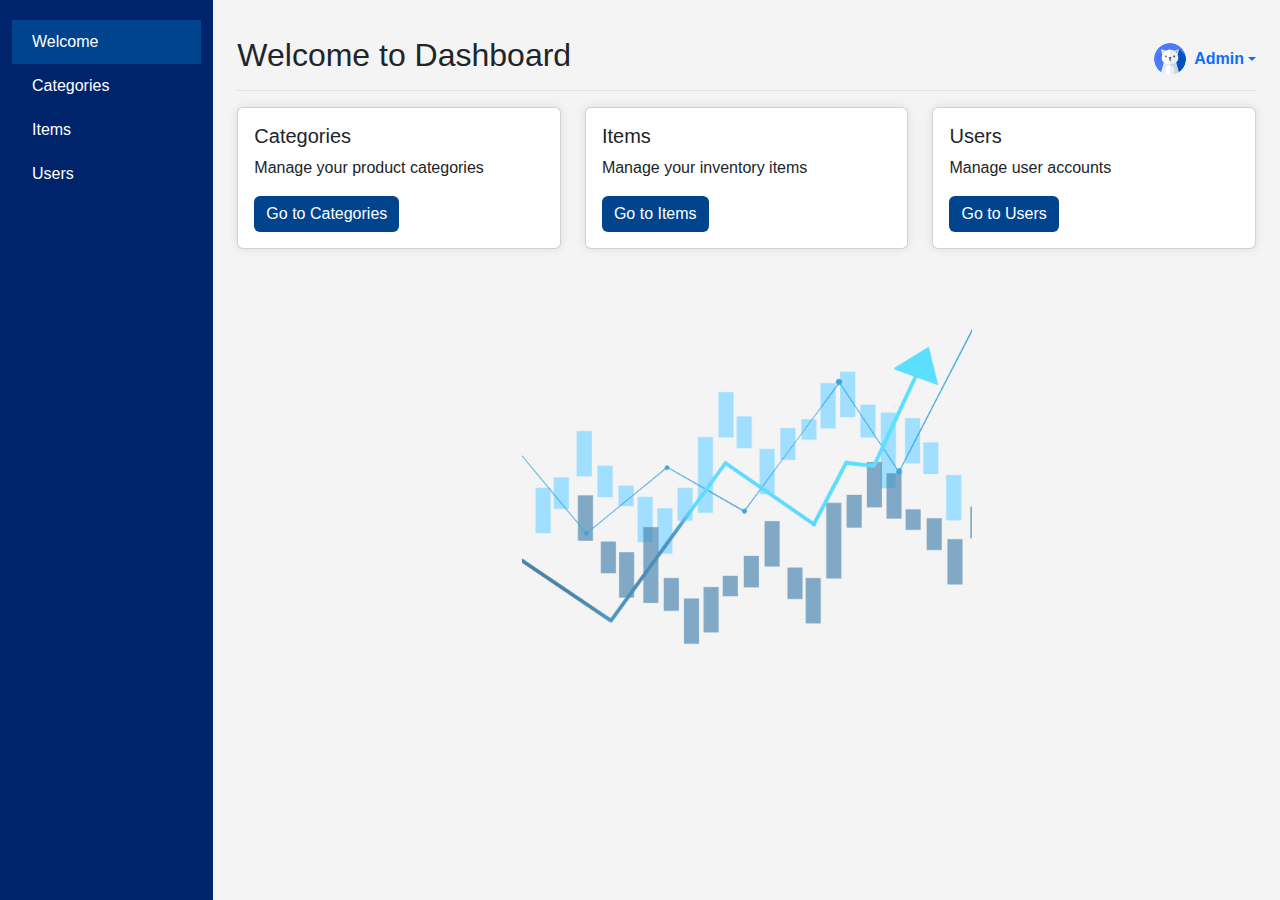
<file: index.html>
<!DOCTYPE html>
<html lang="en">
<head>
    <meta charset="UTF-8">
    <meta name="viewport" content="width=device-width, initial-scale=1.0">
    <title>Dashboard - Custom Dashboard</title>
    <!-- Bootstrap CSS -->
    <link href="https://cdn.jsdelivr.net/npm/bootstrap@5.3.0-alpha1/dist/css/bootstrap.min.css" rel="stylesheet">

    <!-- Font Awesome CSS -->
    <link rel="stylesheet" href="https://cdnjs.cloudflare.com/ajax/libs/font-awesome/6.4.0/css/all.min.css">

    <!-- css link -->
    <link rel="stylesheet" href="style.css">
</head>
<body>
    <div class="container-fluid">
        <div class="row">
            <!-- Sidebar -->
            <nav class="col-md-3 col-lg-2 d-md-block sidebar collapse">
                <div class="position-sticky">
                    <ul class="nav flex-column">
                        <li class="nav-item">
                            <a class="nav-link active" href="index.html">
                                Welcome
                            </a>
                        </li>
                        <li class="nav-item">
                            <a class="nav-link" href="categories.html">
                                Categories
                            </a>
                        </li>
                        <li class="nav-item">
                            <a class="nav-link" href="items.html">
                                Items
                            </a>
                        </li>
                        <li class="nav-item">
                            <a class="nav-link" href="users.html">
                                Users
                            </a>
                        </li>
                    </ul>
                </div>
            </nav>

            <!-- Main content -->
            <main class="col-md-9 ms-sm-auto col-lg-10 px-md-4 main-content">
                <div class="d-flex justify-content-between flex-wrap flex-md-nowrap align-items-center pt-3 pb-2 mb-3 border-bottom">
                    <h1 class="h2">Welcome to Dashboard</h1>
                    <div class="dropdown user-dropdown">
                        <a href="#" class="d-flex align-items-center text-decoration-none dropdown-toggle" id="dropdownUser1" data-bs-toggle="dropdown" aria-expanded="false">
                            <img src="img/cat.png" alt="" width="32" height="32" class="rounded-circle me-2">
                            <strong>Admin</strong>
                        </a>
                        <ul class="dropdown-menu dropdown-menu-end text-small shadow" aria-labelledby="dropdownUser1">
                            <li><a class="dropdown-item" href="change-password.html">Change Password</a></li>
                            <li><hr class="dropdown-divider"></li>
                            <li><a class="dropdown-item" href="login.html">Sign out</a></li>
                        </ul>
                    </div>
                </div>

                <div class="row">
                    <div class="col-md-4 mb-4">
                        <div class="card">
                            <div class="card-body">
                                <h5 class="card-title">Categories</h5>
                                <p class="card-text">Manage your product categories</p>
                                <a href="categories.html" class="btn btn-primary">Go to Categories</a>
                            </div>
                        </div>
                    </div>
                    <div class="col-md-4 mb-4">
                        <div class="card">
                            <div class="card-body">
                                <h5 class="card-title">Items</h5>
                                <p class="card-text">Manage your inventory items</p>
                                <a href="items.html" class="btn btn-primary">Go to Items</a>
                            </div>
                        </div>
                    </div>
                    <div class="col-md-4 mb-4">
                        <div class="card">
                            <div class="card-body">
                                <h5 class="card-title">Users</h5>
                                <p class="card-text">Manage user accounts</p>
                                <a href="users.html" class="btn btn-primary">Go to Users</a>
                            </div>
                        </div>
                    </div>
                </div>
                <div class="chart-placeholder-img d-flex justify-content-center mt-4">
                    <img src="img/—Pngtree—stock k-line chart upward trend_6842588.png" alt="">
                </div>
            </main>
        </div>
    </div>





<!-- Bootstrap JS -->
<script src="https://cdn.jsdelivr.net/npm/bootstrap@5.3.0-alpha1/dist/js/bootstrap.bundle.min.js"></script>

<!-- js -->
<script src="script.js"></script>
<!-- 
    <script>

        var ctx = document.getElementById('myChart').getContext('2d');
        var myChart = new Chart(ctx, {
            type: 'line',
            data: {
                labels: ['January', 'February', 'March', 'April', 'May', 'June'],
                datasets: [{
                    label: 'Sales',
                    data: [12, 19, 3, 5, 2, 3],
                    borderColor: 'rgb(75, 192, 192)',
                    tension: 0.1
                }]
            },
            options: {
                responsive: true,
                scales: {
                    y: {
                        beginAtZero: true
                    }
                }
            }
        });
    </script> -->
</body>
</html>
</file>
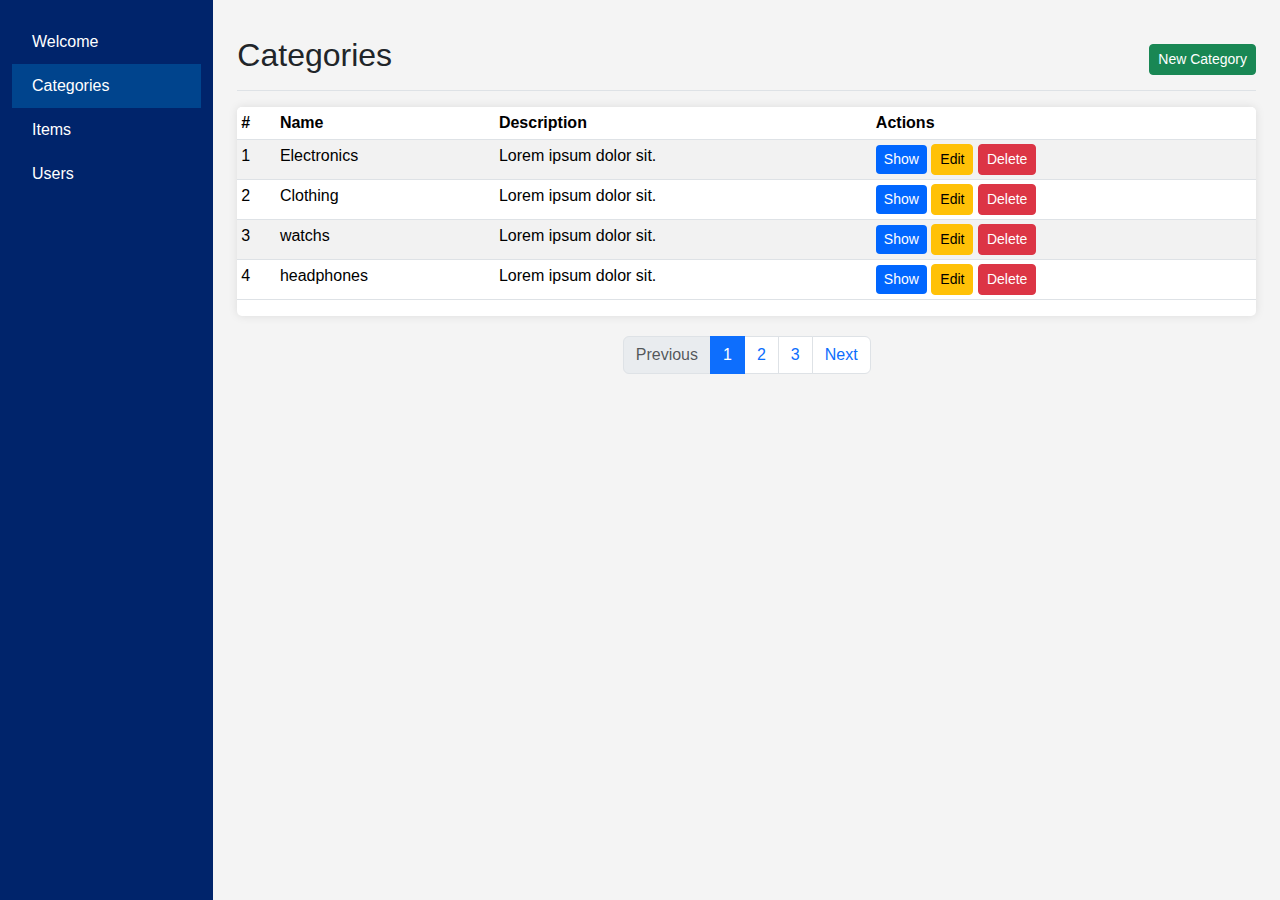
<file: categories.html>
<!DOCTYPE html>
<html lang="en">
<head>
    <meta charset="UTF-8">
    <meta name="viewport" content="width=device-width, initial-scale=1.0">
    <title>Categories - Custom Dashboard</title>
    <!-- Bootstrap CSS -->
    <link href="https://cdn.jsdelivr.net/npm/bootstrap@5.3.0-alpha1/dist/css/bootstrap.min.css" rel="stylesheet">

    <!-- Font Awesome CSS -->
    <link rel="stylesheet" href="https://cdnjs.cloudflare.com/ajax/libs/font-awesome/6.4.0/css/all.min.css">

    <!-- css link -->
    <link rel="stylesheet" href="style.css">
</head>
<body>
    <div class="container-fluid">
        <div class="row">
            <!-- Sidebar (same as in index.html) -->
            <nav class="col-md-3 col-lg-2 d-md-block sidebar collapse">
                <div class="position-sticky">
                    <ul class="nav flex-column">
                        <li class="nav-item">
                            <a class="nav-link" href="index.html">
                                Welcome
                            </a>
                        </li>
                        <li class="nav-item">
                            <a class="nav-link active" href="categories.html">
                                Categories
                            </a>
                        </li>
                        <li class="nav-item">
                            <a class="nav-link" href="items.html">
                                Items
                            </a>
                        </li>
                        <li class="nav-item">
                            <a class="nav-link" href="users.html">
                                Users
                            </a>
                        </li>
                    </ul>
                </div>
            </nav>

            <!-- Main content -->
            <main class="col-md-9 ms-sm-auto col-lg-10 px-md-4 main-content">
                <div class="d-flex justify-content-between flex-wrap flex-md-nowrap align-items-center pt-3 pb-2 mb-3 border-bottom">
                    <h1 class="h2">Categories</h1>
                    <div class="btn-toolbar mb-2 mb-md-0">
                        <button type="button" class="btn btn-sm btn-success" data-bs-toggle="modal" data-bs-target="#newCategoryModal">New Category</button>
                    </div>
                </div>

                <!-- Categories Table -->
                <div class="table-responsive">
                    <table class="table table-striped table-sm">
                        <thead>
                            <tr>
                                <th scope="col">#</th>
                                <th scope="col">Name</th>
                                <th scope="col">Description</th>
                                <th scope="col">Actions</th>
                            </tr>
                        </thead>
                        <tbody>
                            <tr>
                                <td>1</td>
                                <td>Electronics</td>
                                <td>Lorem ipsum dolor sit.</td>
                                <td>
                                    <button class="btn btn-sm btn-primary">Show</button>
                                    <button class="btn btn-sm btn-warning">Edit</button>
                                    <button class="btn btn-sm btn-danger">Delete</button>
                                </td>
                            </tr>
                            <tr>
                                <td>2</td>
                                <td>Clothing</td>
                                <td>Lorem ipsum dolor sit.</td>
                                <td>
                                    <button class="btn btn-sm btn-primary">Show</button>
                                    <button class="btn btn-sm btn-warning">Edit</button>
                                    <button class="btn btn-sm btn-danger">Delete</button>
                                </td>
                            </tr>
                            <tr>
                                <td>3</td>
                                <td>watchs</td>
                                <td>Lorem ipsum dolor sit.</td>
                                <td>
                                    <button class="btn btn-sm btn-primary">Show</button>
                                    <button class="btn btn-sm btn-warning">Edit</button>
                                    <button class="btn btn-sm btn-danger">Delete</button>
                                </td>
                            </tr>
                            <tr>
                                <td>4</td>
                                <td>headphones</td>
                                <td>Lorem ipsum dolor sit.</td>
                                <td>
                                    <button class="btn btn-sm btn-primary">Show</button>
                                    <button class="btn btn-sm btn-warning">Edit</button>
                                    <button class="btn btn-sm btn-danger">Delete</button>
                                </td>
                            </tr>
                            <!-- Add more rows as needed -->
                        </tbody>
                    </table>
                </div>

                <!-- Pagination -->
                <nav aria-label="Page navigation">
                    <ul class="pagination">
                        <li class="page-item disabled">
                            <a class="page-link" href="#" tabindex="-1" aria-disabled="true">Previous</a>
                        </li>
                        <li class="page-item active"><a class="page-link" href="#">1</a></li>
                        <li class="page-item"><a class="page-link" href="#">2</a></li>
                        <li class="page-item"><a class="page-link" href="#">3</a></li>
                        <li class="page-item">
                            <a class="page-link" href="#">Next</a>
                        </li>
                    </ul>
                </nav>
            </main>
        </div>
    </div>

    <!-- New Category Modal -->
    <div class="modal fade" id="newCategoryModal" tabindex="-1" aria-labelledby="newCategoryModalLabel" aria-hidden="true">
        <div class="modal-dialog">
            <div class="modal-content">
                <div class="modal-header">
                    <h5 class="modal-title" id="newCategoryModalLabel">New Category</h5>
                    <button type="button" class="btn-close" data-bs-dismiss="modal" aria-label="Close"></button>
                </div>
                <div class="modal-body">
                    <form>
                        <div class="mb-3">
                            <label for="categoryName" class="form-label">Category Name</label>
                            <input type="text" class="form-control" id="categoryName" required>
                        </div>
                        <div class="mb-3">
                            <label for="categoryDescription" class="form-label">Description</label>
                            <textarea class="form-control" id="categoryDescription" rows="3"></textarea>
                        </div>
                    </form>
                </div>
                <div class="modal-footer">
                    <button type="button" class="btn btn-secondary" data-bs-dismiss="modal">Close</button>
                    <button type="button" class="btn btn-primary">Save Category</button>
                </div>
            </div>
        </div>
    </div>


<!-- Bootstrap JS -->
<script src="https://cdn.jsdelivr.net/npm/bootstrap@5.3.0-alpha1/dist/js/bootstrap.bundle.min.js"></script>

<!-- js -->
<script src="script.js"></script>
</body>
</html>
</file>
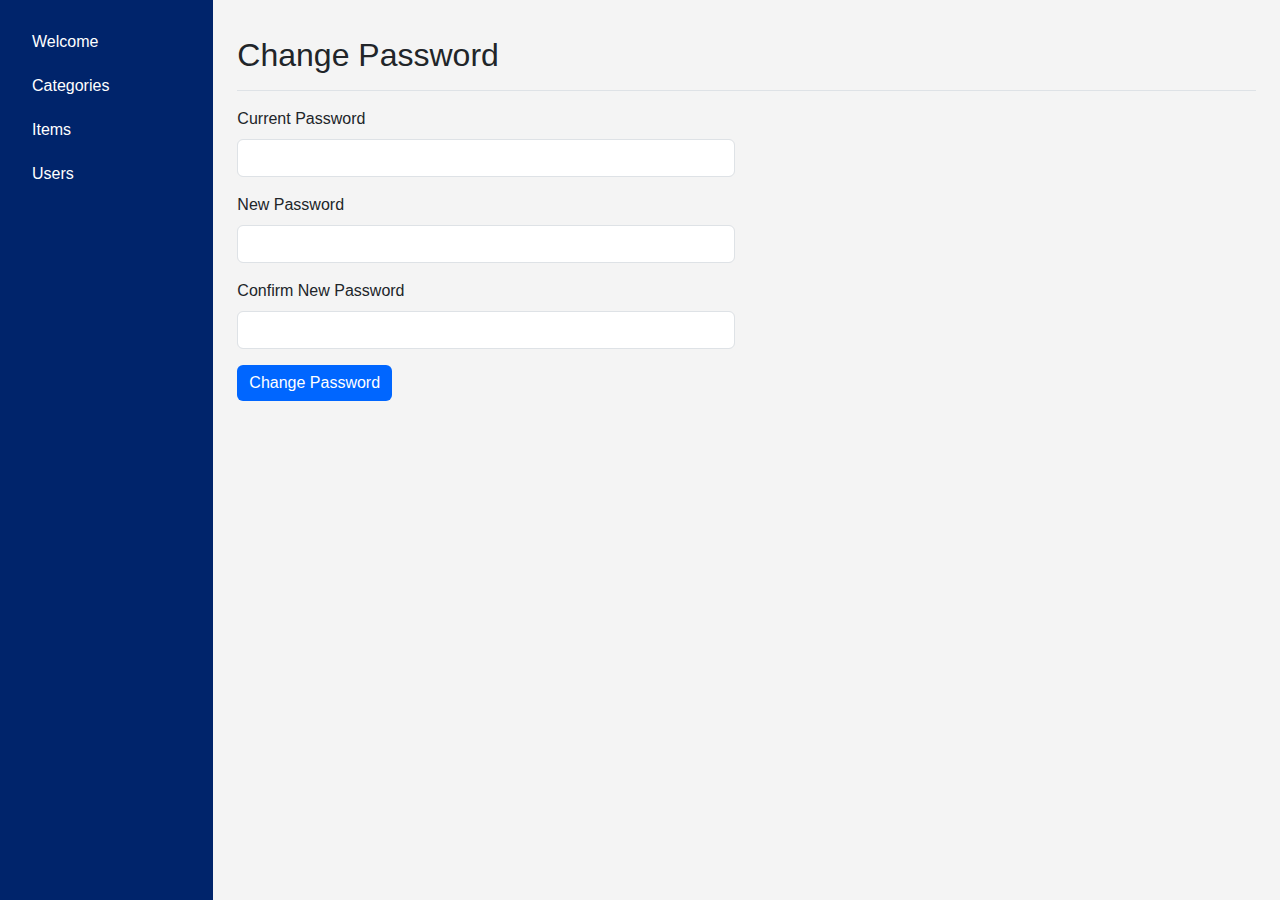
<file: change-password.html>
<!DOCTYPE html>
<html lang="en">
<head>
    <meta charset="UTF-8">
    <meta name="viewport" content="width=device-width, initial-scale=1.0">
    <title>Change Password - Custom Dashboard</title>
    <!-- Bootstrap CSS -->
    <link href="https://cdn.jsdelivr.net/npm/bootstrap@5.3.0-alpha1/dist/css/bootstrap.min.css" rel="stylesheet">

    <!-- Font Awesome CSS -->
    <link rel="stylesheet" href="https://cdnjs.cloudflare.com/ajax/libs/font-awesome/6.4.0/css/all.min.css">

    <!-- css link -->
    <link rel="stylesheet" href="style.css">
</head>
<body>
    <div class="container-fluid">
        <div class="row">
            <!-- Sidebar -->
            <nav class="col-md-3 col-lg-2 d-md-block sidebar collapse">
                <div class="position-sticky">
                    <ul class="nav flex-column">
                        <li class="nav-item">
                            <a class="nav-link" href="index.html">
                                Welcome
                            </a>
                        </li>
                        <li class="nav-item">
                            <a class="nav-link" href="categories.html">
                                Categories
                            </a>
                        </li>
                        <li class="nav-item">
                            <a class="nav-link" href="items.html">
                                Items
                            </a>
                        </li>
                        <li class="nav-item">
                            <a class="nav-link" href="users.html">
                                Users
                            </a>
                        </li>
                    </ul>
                </div>
            </nav>

            <!-- Main content -->
            <main class="col-md-9 ms-sm-auto col-lg-10 px-md-4 main-content">
                <div class="d-flex justify-content-between flex-wrap flex-md-nowrap align-items-center pt-3 pb-2 mb-3 border-bottom">
                    <h1 class="h2">Change Password</h1>
                </div>

                <div class="row">
                    <div class="col-md-6">
                        <form>
                            <div class="mb-3">
                                <label for="currentPassword" class="form-label">Current Password</label>
                                <input type="password" class="form-control" id="currentPassword" required>
                            </div>
                            <div class="mb-3">
                                <label for="newPassword" class="form-label">New Password</label>
                                <input type="password" class="form-control" id="newPassword" required>
                            </div>
                            <div class="mb-3">
                                <label for="confirmPassword" class="form-label">Confirm New Password</label>
                                <input type="password" class="form-control" id="confirmPassword" required>
                            </div>
                            <button type="submit" class="btn btn-primary">Change Password</button>
                        </form>
                    </div>
                </div>
            </main>
        </div>
    </div>


<!-- Bootstrap JS -->
<script src="https://cdn.jsdelivr.net/npm/bootstrap@5.3.0-alpha1/dist/js/bootstrap.bundle.min.js"></script>

<!-- js -->
<script src="script.js"></script>
</body>
</html>
</file>
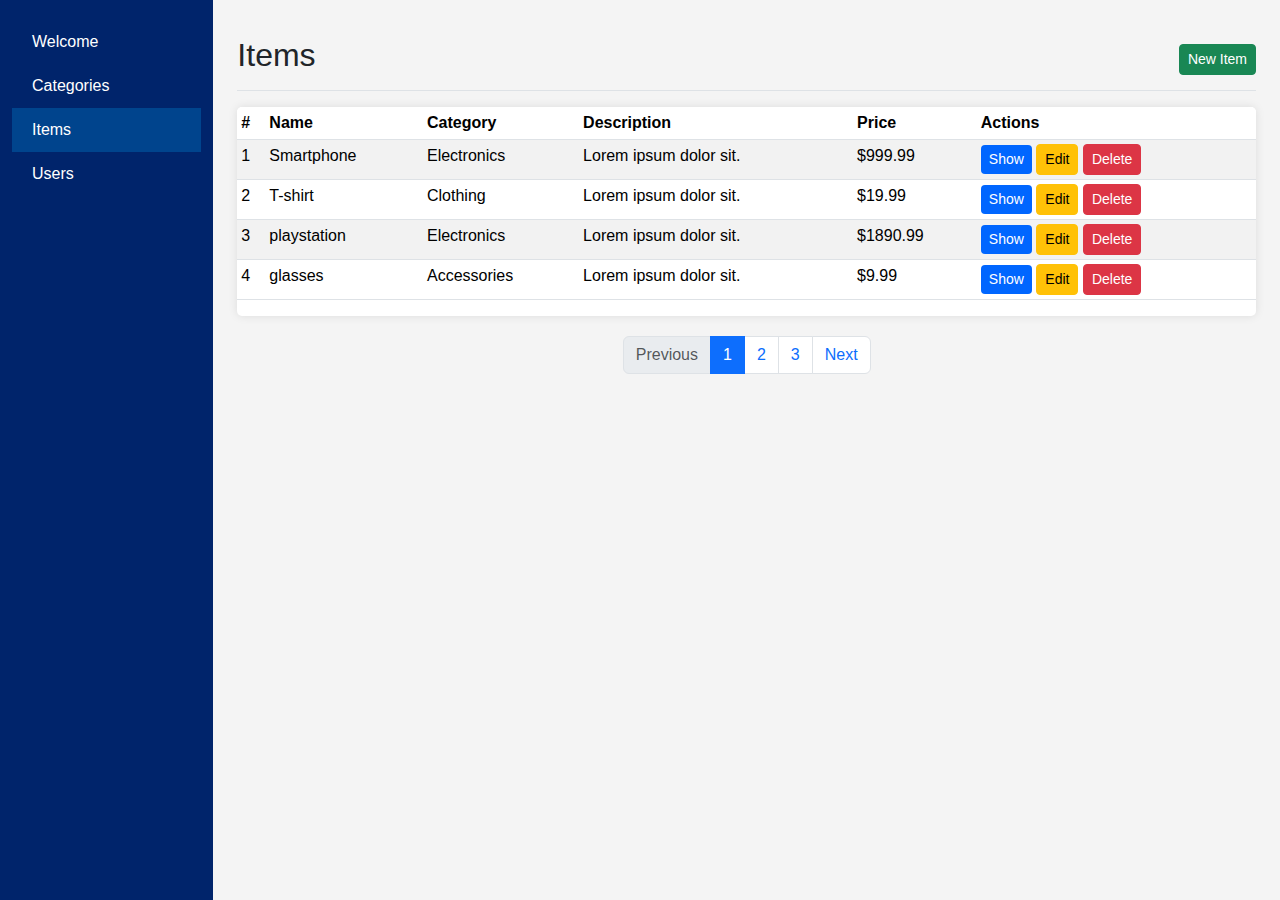
<file: items.html>
<!DOCTYPE html>
<html lang="en">
<head>
    <meta charset="UTF-8">
    <meta name="viewport" content="width=device-width, initial-scale=1.0">
    <title>Items - Custom Dashboard</title>
    <!-- Bootstrap CSS -->
    <link href="https://cdn.jsdelivr.net/npm/bootstrap@5.3.0-alpha1/dist/css/bootstrap.min.css" rel="stylesheet">

    <!-- Font Awesome CSS -->
    <link rel="stylesheet" href="https://cdnjs.cloudflare.com/ajax/libs/font-awesome/6.4.0/css/all.min.css">

    <!-- css link -->
    <link rel="stylesheet" href="style.css">
</head>
<body>
    <div class="container-fluid">
        <div class="row">
            <!-- Sidebar -->
            <nav class="col-md-3 col-lg-2 d-md-block sidebar collapse">
                <div class="position-sticky">
                    <ul class="nav flex-column">
                        <li class="nav-item">
                            <a class="nav-link" href="index.html">
                                Welcome
                            </a>
                        </li>
                        <li class="nav-item">
                            <a class="nav-link" href="categories.html">
                                Categories
                            </a>
                        </li>
                        <li class="nav-item">
                            <a class="nav-link active" href="items.html">
                                Items
                            </a>
                        </li>
                        <li class="nav-item">
                            <a class="nav-link" href="users.html">
                                Users
                            </a>
                        </li>
                    </ul>
                </div>
            </nav>

            <!-- Main content -->
            <main class="col-md-9 ms-sm-auto col-lg-10 px-md-4 main-content">
                <div class="d-flex justify-content-between flex-wrap flex-md-nowrap align-items-center pt-3 pb-2 mb-3 border-bottom">
                    <h1 class="h2">Items</h1>
                    <div class="btn-toolbar mb-2 mb-md-0">
                        <button type="button" class="btn btn-sm btn-success" data-bs-toggle="modal" data-bs-target="#newItemModal">New Item</button>
                    </div>
                </div>

                <!-- Items Table -->
                <div class="table-responsive">
                    <table class="table table-striped table-sm">
                        <thead>
                            <tr>
                                <th scope="col">#</th>
                                <th scope="col">Name</th>
                                <th scope="col">Category</th>
                                <th scope="col">Description</th>
                                <th scope="col">Price</th>
                                <th scope="col">Actions</th>
                            </tr>
                        </thead>
                        <tbody>
                            <tr>
                                <td>1</td>
                                <td>Smartphone</td>
                                <td>Electronics</td>
                                <td>Lorem ipsum dolor sit.</td>
                                <td>$999.99</td>
                                <td>
                                    <button class="btn btn-sm btn-primary">Show</button>
                                    <button class="btn btn-sm btn-warning">Edit</button>
                                    <button class="btn btn-sm btn-danger">Delete</button>
                                </td>
                            </tr>
                            <tr>
                                <td>2</td>
                                <td>T-shirt</td>
                                <td>Clothing</td>
                                <td>Lorem ipsum dolor sit.</td>
                                <td>$19.99</td>
                                <td>
                                    <button class="btn btn-sm btn-primary">Show</button>
                                    <button class="btn btn-sm btn-warning">Edit</button>
                                    <button class="btn btn-sm btn-danger">Delete</button>
                                </td>
                            </tr>
                            <tr>
                                <td>3</td>
                                <td>playstation</td>
                                <td>Electronics</td>
                                <td>Lorem ipsum dolor sit.</td>
                                <td>$1890.99</td>
                                <td>
                                    <button class="btn btn-sm btn-primary">Show</button>
                                    <button class="btn btn-sm btn-warning">Edit</button>
                                    <button class="btn btn-sm btn-danger">Delete</button>
                                </td>
                            </tr>
                            <tr>
                                <td>4</td>
                                <td>glasses</td>
                                <td>Accessories</td>
                                <td>Lorem ipsum dolor sit.</td>
                                <td>$9.99</td>
                                <td>
                                    <button class="btn btn-sm btn-primary">Show</button>
                                    <button class="btn btn-sm btn-warning">Edit</button>
                                    <button class="btn btn-sm btn-danger">Delete</button>
                                </td>
                            </tr>
                            <!-- Add more rows as needed -->
                        </tbody>
                    </table>
                </div>

                <!-- Pagination -->
                <nav aria-label="Page navigation">
                    <ul class="pagination">
                        <li class="page-item disabled">
                            <a class="page-link" href="#" tabindex="-1" aria-disabled="true">Previous</a>
                        </li>
                        <li class="page-item active"><a class="page-link" href="#">1</a></li>
                        <li class="page-item"><a class="page-link" href="#">2</a></li>
                        <li class="page-item"><a class="page-link" href="#">3</a></li>
                        <li class="page-item">
                            <a class="page-link" href="#">Next</a>
                        </li>
                    </ul>
                </nav>
            </main>
        </div>
    </div>

    <!-- New Item Modal -->
    <div class="modal fade" id="newItemModal" tabindex="-1" aria-labelledby="newItemModalLabel" aria-hidden="true">
        <div class="modal-dialog">
            <div class="modal-content">
                <div class="modal-header">
                    <h5 class="modal-title" id="newItemModalLabel">New Item</h5>
                    <button type="button" class="btn-close" data-bs-dismiss="modal" aria-label="Close"></button>
                </div>
                <div class="modal-body">
                    <form>
                        <div class="mb-3">
                            <label for="itemName" class="form-label">Item Name</label>
                            <input type="text" class="form-control" id="itemName" required>
                        </div>
                        <div class="mb-3">
                            <label for="itemCategory" class="form-label">Category</label>
                            <select class="form-select" id="itemCategory" required>
                                <option value="">Select a category</option>
                                <option value="1">Electronics</option>
                                <option value="2">Clothing</option>
                                <!-- Add more options as needed -->
                            </select>
                        </div>
                        <div class="mb-3">
                            <label for="itemDescription" class="form-label">Description</label>
                            <textarea class="form-control" id="itemDescription" rows="3"></textarea>
                        </div>
                        <div class="mb-3">
                            <label for="itemPrice" class="form-label">Price</label>
                            <input type="number" class="form-control" id="itemPrice" step="0.01" required>
                        </div>
                    </form>
                </div>
                <div class="modal-footer">
                    <button type="button" class="btn btn-secondary" data-bs-dismiss="modal">Close</button>
                    <button type="button" class="btn btn-primary">Save Item</button>
                </div>
            </div>
        </div>
    </div>


<!-- Bootstrap JS -->
<script src="https://cdn.jsdelivr.net/npm/bootstrap@5.3.0-alpha1/dist/js/bootstrap.bundle.min.js"></script>

<!-- js -->
<script src="script.js"></script>
</body>
</html>
</file>
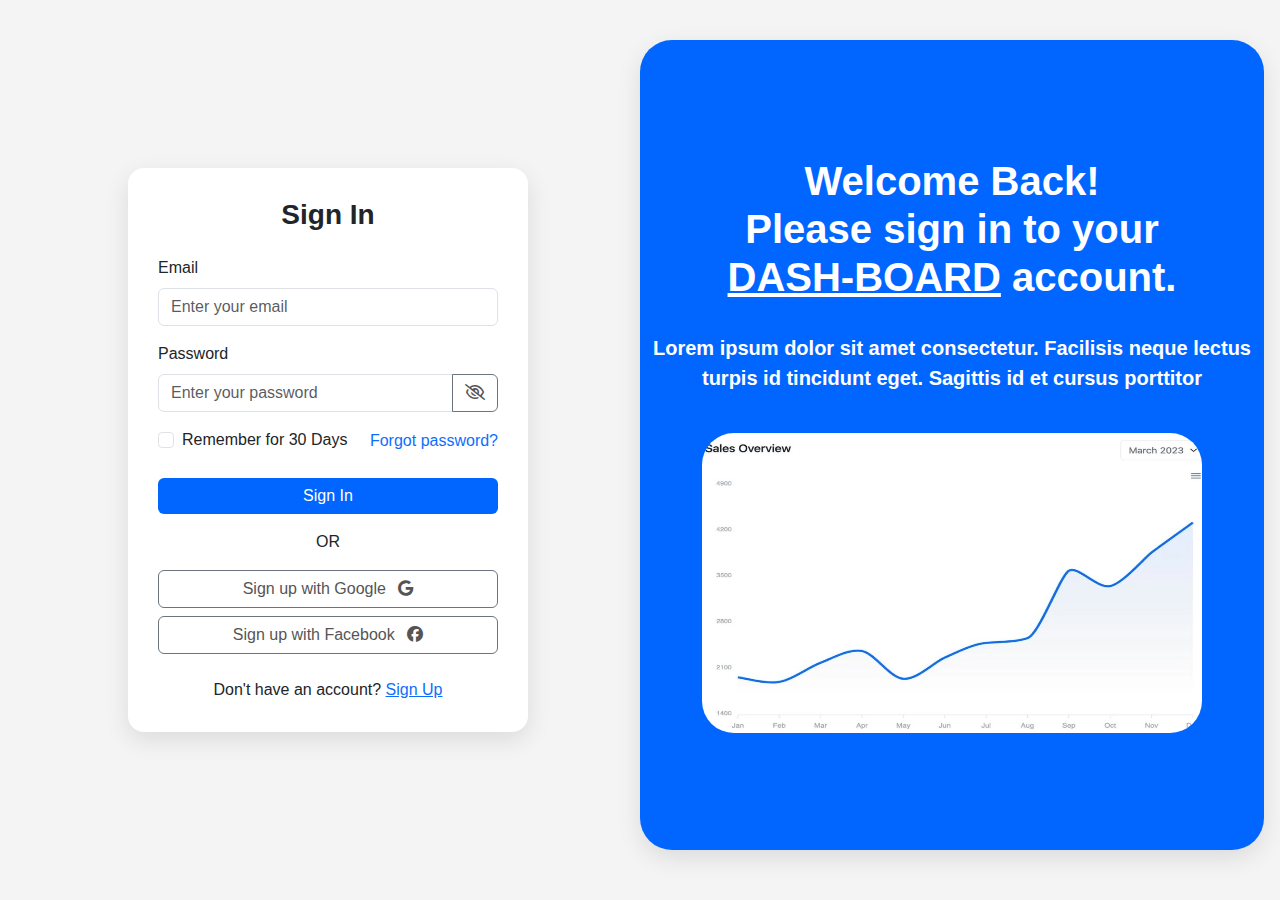
<file: login.html>
<!DOCTYPE html>
<html lang="en">

<head>
    <meta charset="UTF-8">
    <meta name="viewport" content="width=device-width, initial-scale=1.0">
    <!-- Bootstrap CSS -->
    <link href="https://cdn.jsdelivr.net/npm/bootstrap@5.3.0-alpha1/dist/css/bootstrap.min.css" rel="stylesheet">

    <!-- Font Awesome CSS -->
    <link rel="stylesheet" href="https://cdnjs.cloudflare.com/ajax/libs/font-awesome/6.4.0/css/all.min.css">

    <!-- css link -->
    <link rel="stylesheet" href="style.css">
    <title>Login</title>
</head>
<div class="container-fluid login-section">
    <div class="row h-100 p-3">
        <!-- Left Section: Login -->
        <div class="col-md-6 d-flex align-items-center justify-content-center">
            <div class="login-card w-100" style="max-width: 400px;">

                <h5 class="text-center mb-4 fw-bold fs-3">Sign In</h5>
                <form>
                    <div class="mb-3">
                        <label for="email" class="form-label">Email</label>
                        <input type="email" class="form-control" id="email" placeholder="Enter your email" required>
                    </div>
                    <div class="mb-3">
                        <label for="password" class="form-label">Password</label>
                        <div class="input-group">
                            <input type="password" class="form-control" id="password" placeholder="Enter your password"
                                required>
                            <button class="btn btn-outline-secondary toggle-password" onclick="togglePassword()" type="button"><i
                            class="fa-regular fa-eye-slash"></i></button>
                        </div>
                    </div>
                    <div class="d-flex justify-content-between align-items-center">
                        <div class="form-check">
                            <input type="checkbox" class="form-check-input" id="remember">
                            <label class="form-check-label" for="remember">Remember for 30 Days</label>
                        </div>
                        <a href="#" class="text-decoration-none">Forgot password?</a>
                    </div>
                    <a href="index.html" class="btn btn-primary w-100 mt-4 text-decoration-none text-white">Sign In</a>

                    
                    <div class="text-center my-3">OR</div>
                    <button type="button" class="btn btn-outline-secondary w-100 mb-2">Sign up with Google <i class="fa-brands fa-google ms-2"></i></button>
                    <button type="button" class="btn btn-outline-secondary w-100">Sign up with Facebook <i class="fa-brands fa-facebook ms-2"></i></button>
                    <div class="text-center mt-4">
                        <span>Don't have an account? <a href="#" class="text-primary">Sign Up</a></span>
                    </div>
                </form>
            </div>
        </div>

        <!-- Right Section: Welcome -->
        <div class="col-md-6 blue-bg d-flex flex-column justify-content-center right-section mt-4 text-white">
            <h2 class="fw-bold text-center fs-1 col-sm-12 ">
                Welcome Back! <br>
                Please sign in to your <br> <a href="#" class="text-white d-link">DASH-BOARD</a> account.
            </h2>
            <p class=" fw-bold text-center mt-4 fs-5 col-sm-12">
                Lorem ipsum dolor sit amet consectetur.
                Facilisis neque lectus turpis id tincidunt eget. Sagittis id et cursus porttitor
            </p>
            <div class="col-sm-10 mt-4 mx-auto">
                <img src="img/login-charts.jpg" alt="Login Image" class="img-fluid charts-img">
            </div>
        </div>
    </div>
</div>



<!-- Bootstrap JS -->
<script src="https://cdn.jsdelivr.net/npm/bootstrap@5.3.0-alpha1/dist/js/bootstrap.bundle.min.js"></script>

<!-- js -->
<script src="script.js"></script>

</html>
</file>
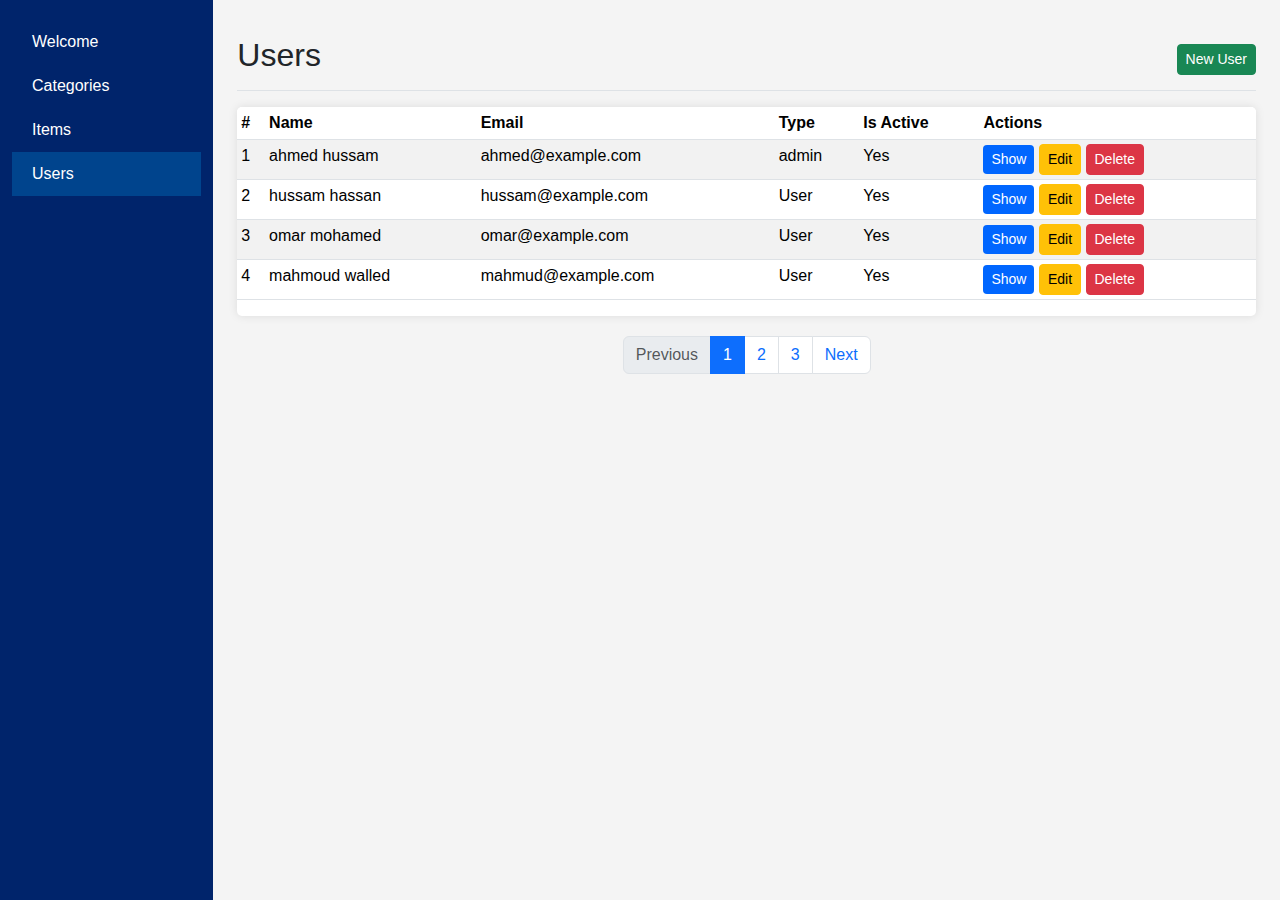
<file: users.html>
<!DOCTYPE html>
<html lang="en">
<head>
    <meta charset="UTF-8">
    <meta name="viewport" content="width=device-width, initial-scale=1.0">
    <title>Users - Custom Dashboard</title>
    <!-- Bootstrap CSS -->
    <link href="https://cdn.jsdelivr.net/npm/bootstrap@5.3.0-alpha1/dist/css/bootstrap.min.css" rel="stylesheet">

    <!-- Font Awesome CSS -->
    <link rel="stylesheet" href="https://cdnjs.cloudflare.com/ajax/libs/font-awesome/6.4.0/css/all.min.css">

    <!-- css link -->
    <link rel="stylesheet" href="style.css">
</head>
<body>
    <div class="container-fluid">
        <div class="row">
            <!-- Sidebar -->
            <nav class="col-md-3 col-lg-2 d-md-block sidebar collapse">
                <div class="position-sticky">
                    <ul class="nav flex-column">
                        <li class="nav-item">
                            <a class="nav-link" href="index.html">
                                Welcome
                            </a>
                        </li>
                        <li class="nav-item">
                            <a class="nav-link" href="categories.html">
                                Categories
                            </a>
                        </li>
                        <li class="nav-item">
                            <a class="nav-link" href="items.html">
                                Items
                            </a>
                        </li>
                        <li class="nav-item">
                            <a class="nav-link active" href="users.html">
                                Users
                            </a>
                        </li>
                    </ul>
                </div>
            </nav>

            <!-- Main content -->
            <main class="col-md-9 ms-sm-auto col-lg-10 px-md-4 main-content">
                <div class="d-flex justify-content-between flex-wrap flex-md-nowrap align-items-center pt-3 pb-2 mb-3 border-bottom">
                    <h1 class="h2">Users</h1>
                    <div class="btn-toolbar mb-2 mb-md-0">
                        <button type="button" class="btn btn-sm btn-success" data-bs-toggle="modal" data-bs-target="#newUserModal">New User</button>
                    </div>
                </div>

                <!-- Users Table -->
                <div class="table-responsive">
                    <table class="table table-striped table-sm">
                        <thead>
                            <tr>
                                <th scope="col">#</th>
                                <th scope="col">Name</th>
                                <th scope="col">Email</th>
                                <th scope="col">Type</th>
                                <th scope="col">Is Active</th>
                                <th scope="col">Actions</th>
                            </tr>
                        </thead>
                        <tbody>
                            <tr>
                                <td>1</td>
                                <td>ahmed hussam</td>
                                <td>ahmed@example.com</td>
                                <td>admin</td>
                                <td>Yes</td>
                                <td>
                                    <button class="btn btn-sm btn-primary">Show</button>
                                    <button class="btn btn-sm btn-warning">Edit</button>
                                    <button class="btn btn-sm btn-danger">Delete</button>
                                </td>
                            </tr>
                            <tr>
                                <td>2</td>
                                <td>hussam hassan</td>
                                <td>hussam@example.com</td>
                                <td>User</td>
                                <td>Yes</td>
                                <td>
                                    <button class="btn btn-sm btn-primary">Show</button>
                                    <button class="btn btn-sm btn-warning">Edit</button>
                                    <button class="btn btn-sm btn-danger">Delete</button>
                                </td>
                            </tr>
                            <tr>
                                <td>3</td>
                                <td>omar mohamed</td>
                                <td>omar@example.com</td>
                                <td>User</td>
                                <td>Yes</td>
                                <td>
                                    <button class="btn btn-sm btn-primary">Show</button>
                                    <button class="btn btn-sm btn-warning">Edit</button>
                                    <button class="btn btn-sm btn-danger">Delete</button>
                                </td>
                            </tr>
                            <tr>
                                <td>4</td>
                                <td>mahmoud walled</td>
                                <td>mahmud@example.com</td>
                                <td>User</td>
                                <td>Yes</td>
                                <td>
                                    <button class="btn btn-sm btn-primary">Show</button>
                                    <button class="btn btn-sm btn-warning">Edit</button>
                                    <button class="btn btn-sm btn-danger">Delete</button>
                                </td>
                            </tr>
                        </tbody>
                    </table>
                </div>

                <!-- Pagination -->
                <nav aria-label="Page navigation">
                    <ul class="pagination">
                        <li class="page-item disabled">
                            <a class="page-link" href="#" tabindex="-1" aria-disabled="true">Previous</a>
                        </li>
                        <li class="page-item active"><a class="page-link" href="#">1</a></li>
                        <li class="page-item"><a class="page-link" href="#">2</a></li>
                        <li class="page-item"><a class="page-link" href="#">3</a></li>
                        <li class="page-item">
                            <a class="page-link" href="#">Next</a>
                        </li>
                    </ul>
                </nav>
            </main>
        </div>
    </div>

    <!-- New User Modal -->
    <div class="modal fade" id="newUserModal" tabindex="-1" aria-labelledby="newUserModalLabel" aria-hidden="true">
        <div class="modal-dialog">
            <div class="modal-content">
                <div class="modal-header">
                    <h5 class="modal-title" id="newUserModalLabel">New User</h5>
                    <button type="button" class="btn-close" data-bs-dismiss="modal" aria-label="Close"></button>
                </div>
                <div class="modal-body">
                    <form>
                        <div class="mb-3">
                            <label for="userName" class="form-label">Name</label>
                            <input type="text" class="form-control" id="userName" required>
                        </div>
                        <div class="mb-3">
                            <label for="userEmail" class="form-label">Email</label>
                            <input type="email" class="form-control" id="userEmail" required>
                        </div>
                        <div class="mb-3">
                            <label for="userType" class="form-label">Type</label>
                            <select class="form-select" id="userType" required>
                                <option value="">Select a user type</option>
                                <option value="admin">Admin</option>
                                <option value="user">User</option>
                            </select>
                        </div>
                        <div class="mb-3 form-check">
                            <input type="checkbox" class="form-check-input" id="userIsActive" checked>
                            <label class="form-check-label" for="userIsActive">Is Active</label>
                        </div>
                    </form>
                </div>
                <div class="modal-footer">
                    <button type="button" class="btn btn-secondary" data-bs-dismiss="modal">Close</button>
                    <button type="button" class="btn btn-primary">Save User</button>
                </div>
            </div>
        </div>
    </div>


<!-- Bootstrap JS -->
<script src="https://cdn.jsdelivr.net/npm/bootstrap@5.3.0-alpha1/dist/js/bootstrap.bundle.min.js"></script>

<!-- js -->
<script src="script.js"></script>
</body>
</html>
</file>
<file: style.css>
/* Global Styles */
body {
    font-family: 'Arial', sans-serif;
    background-color: #f4f4f4;
}




/* --------------------------------------login page --------------------------- */



.login-section {
    height: 100vh;
}

.login-card {
    background: white;
    border-radius: 16px;
    box-shadow: 0px 8px 24px rgba(0, 0, 0, 0.1);
    padding: 30px;
}



.form-control:focus {
    box-shadow: 0 0 5px rgba(0, 102, 255, 0.6);
}

.btn-primary {
    background-color: #0066ff;
    border: none;
}

.btn-primary:hover {
    background-color: #004bbb;
}

.btn-outline-secondary {
    color: #555;
}

.right-section{
    height: 90vh;
    border-radius:32px;
    background-color: #0066ff;
    box-shadow: 0px 8px 24px rgba(0, 0, 0, 0.1);
}

.charts-img{
    border-radius:32px;
    width: 900px !important;
    height: 300px !important;
    transition: transform 0.3s ease-in-out;
}

.charts-img:hover{
    transform: scale(1.03);
    transition: transform 0.3s ease-in-out;
}

.d-link{
    align-items: center;
    justify-content: center;
}

/* --------------------------------------- end login page ----------------------------- */

/* ---------------------------------------Sidebar Styles------------------------- */
.sidebar {
    height: 100vh;
    background-color: #00246B;
    padding-top: 20px;
}

.sidebar .nav-link {
    color: #fff;
    padding: 10px 20px;
}

.sidebar .nav-link:hover {
    background-color: #abc9fc;
}

.sidebar .nav-link.active {
    background-color: #00448d;
}

/* Main Content Styles */
.main-content {
    padding: 20px;
}

.card-body .btn{
    background-color: #00448d !important;
}

.card-body .btn:hover{
    background-color: #abc9fc !important;
}

.chart-placeholder-img img{
    width: 450px;
}
/* ---------------------------------------Sidebar Styles------------------------- */




/* Table Styles */
.table-responsive {
    background-color: #fff;
    border-radius: 5px;
    box-shadow: 0 0 10px rgba(0, 0, 0, 0.1);
}

/* Card Styles */
.card {
    box-shadow: 0 0 10px rgba(0, 0, 0, 0.1);
}

/* Login Page Styles */
.login-container {
    max-width: 400px;
    margin: 100px auto;
    padding: 20px;
    background-color: #fff;
    border-radius: 5px;
    box-shadow: 0 0 10px rgba(0, 0, 0, 0.1);
}

/* Chart Styles */
.chart-container {
    background-color: #fff;
    border-radius: 5px;
    box-shadow: 0 0 10px rgba(0, 0, 0, 0.1);
    padding: 20px;
    margin-top: 20px;
}

/* Pagination Styles */
.pagination {
    justify-content: center;
    margin-top: 20px;
}

/* User Dropdown Styles */
.user-dropdown {
    cursor: pointer;
}

.user-dropdown .dropdown-menu {
    right: 0;
    left: auto;
}
</file>
